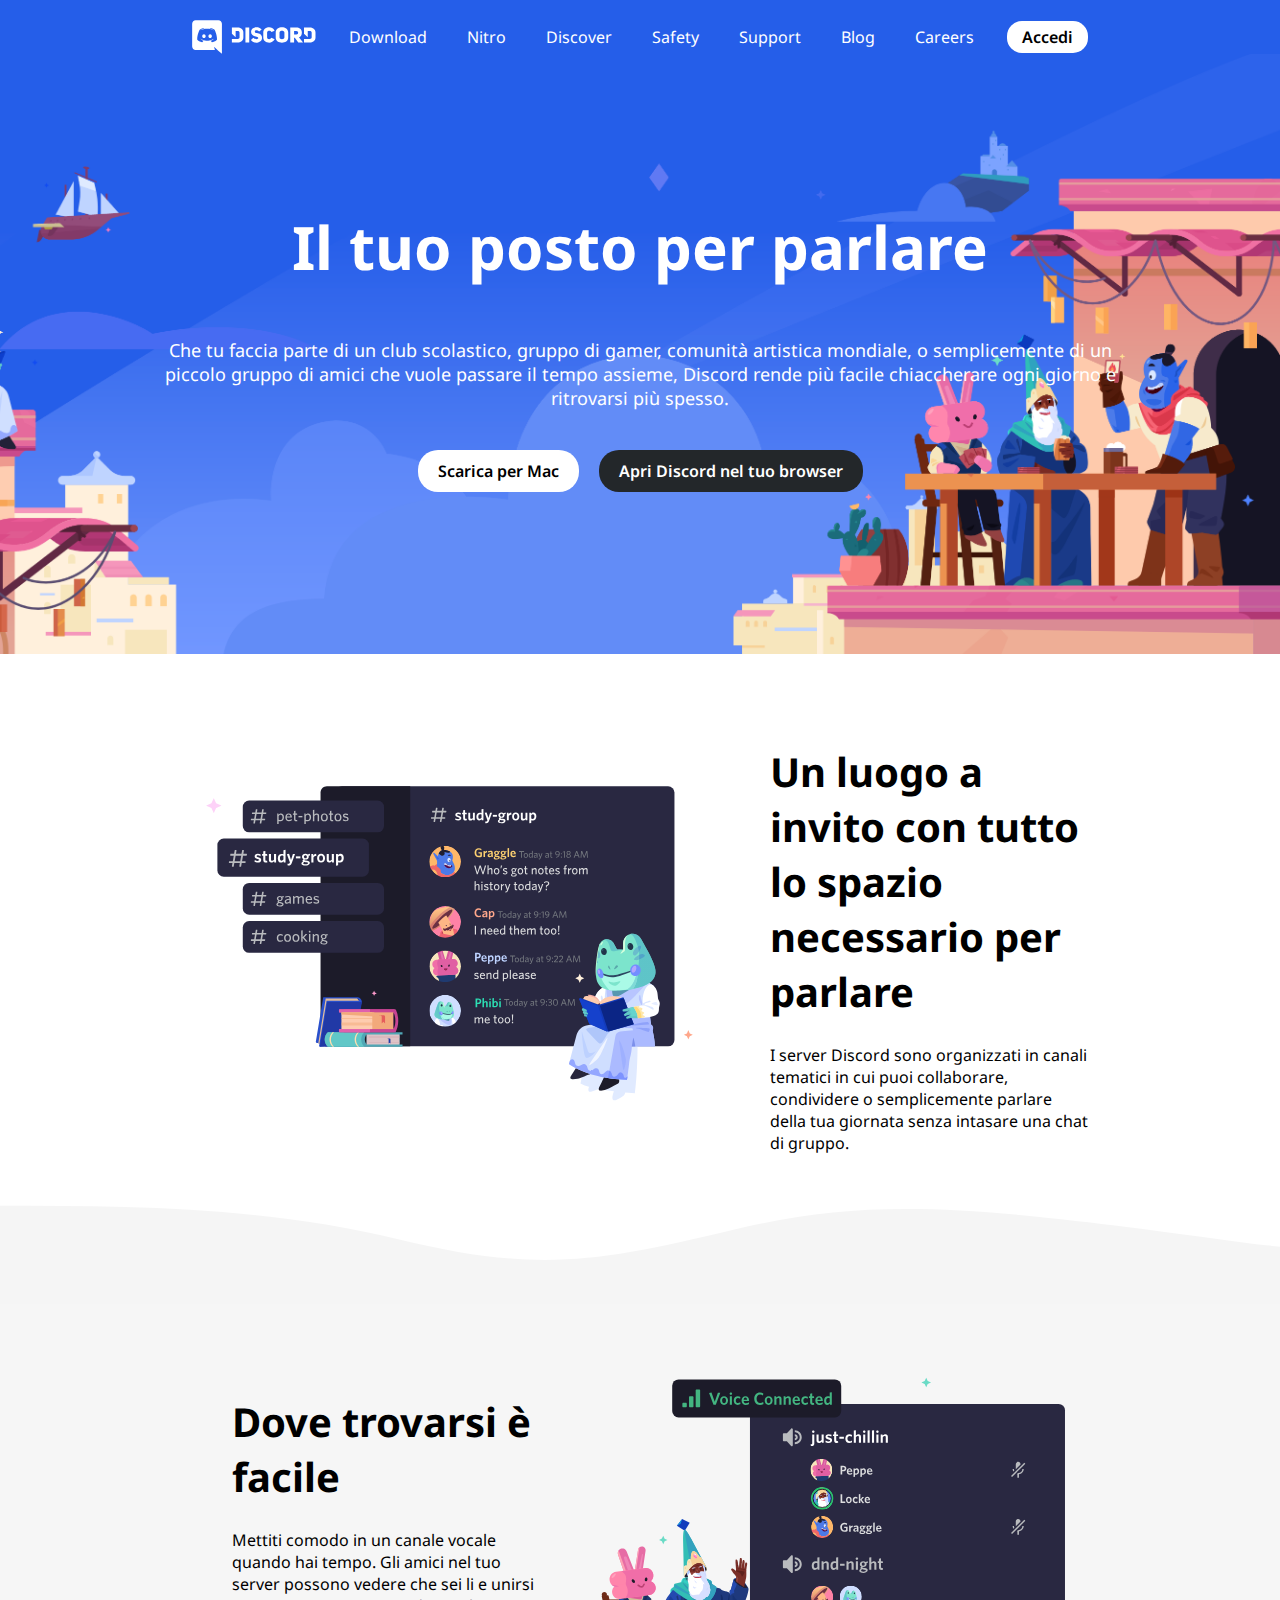
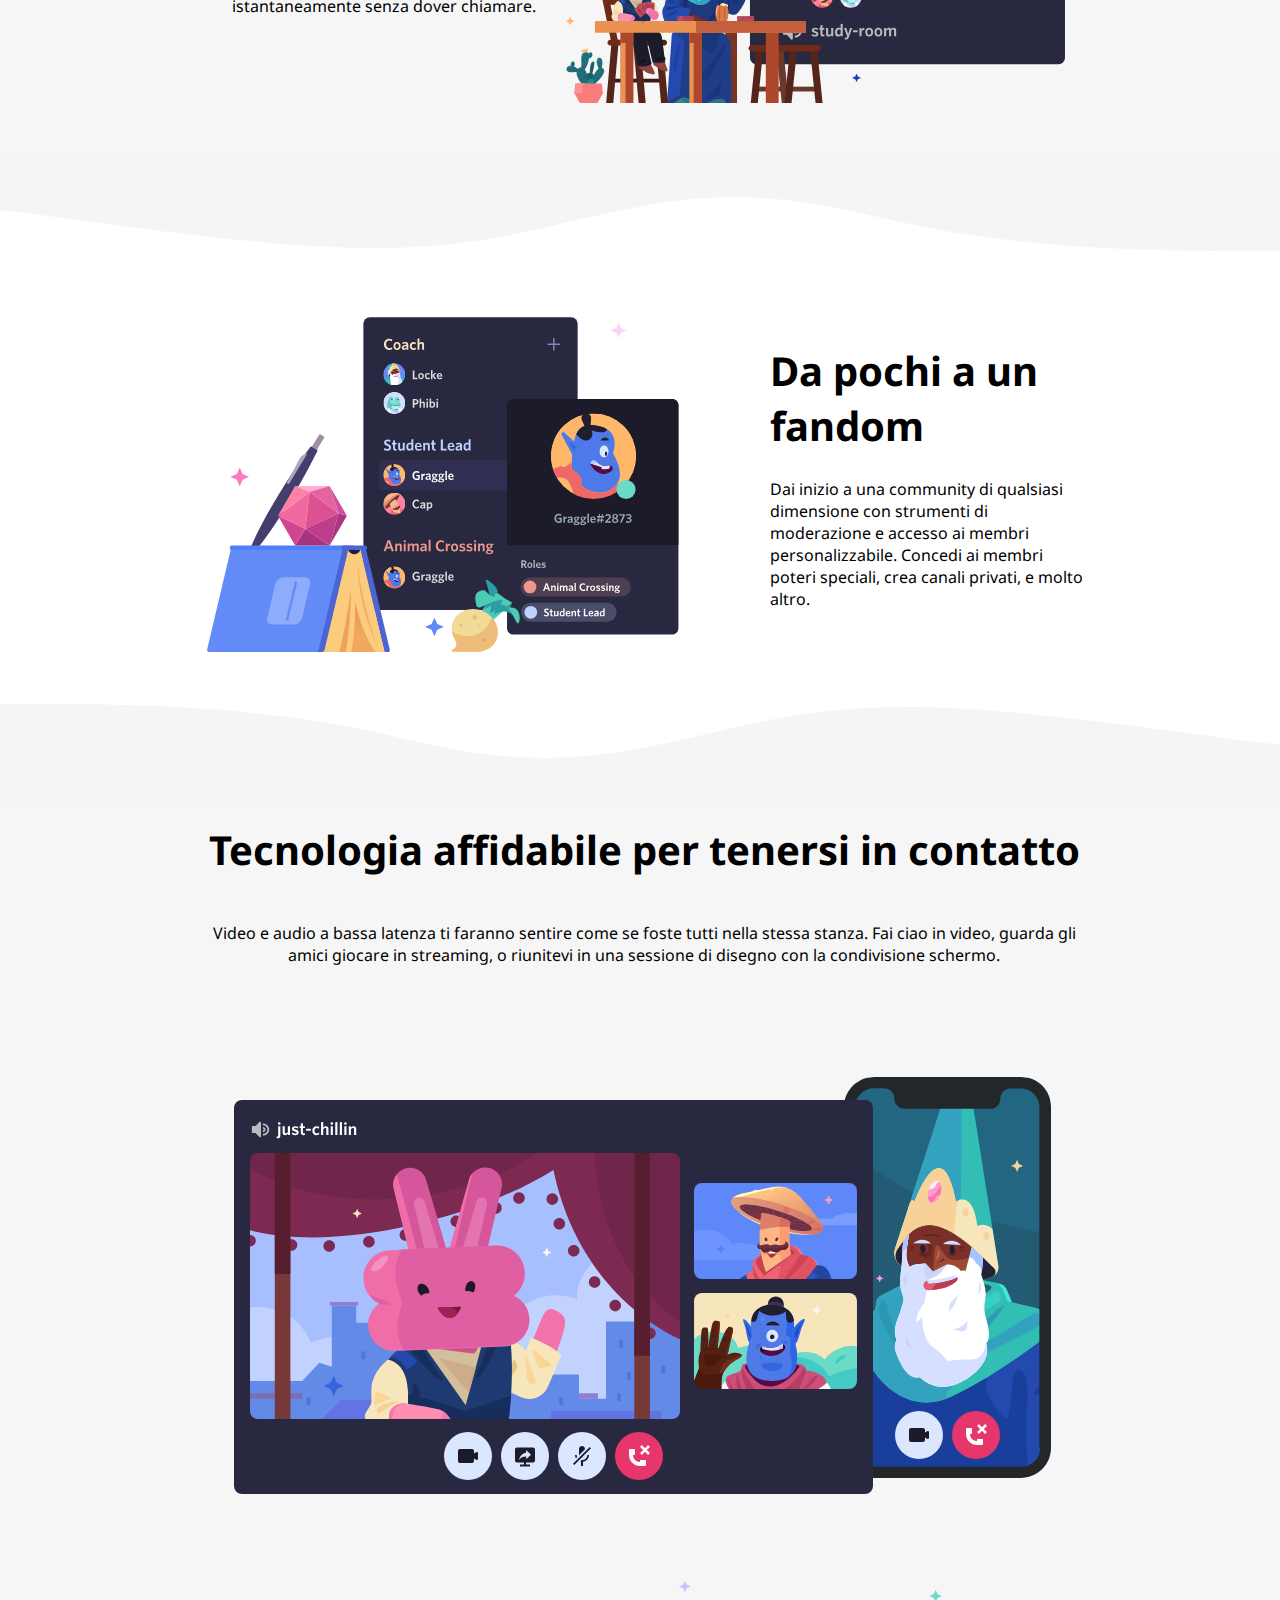
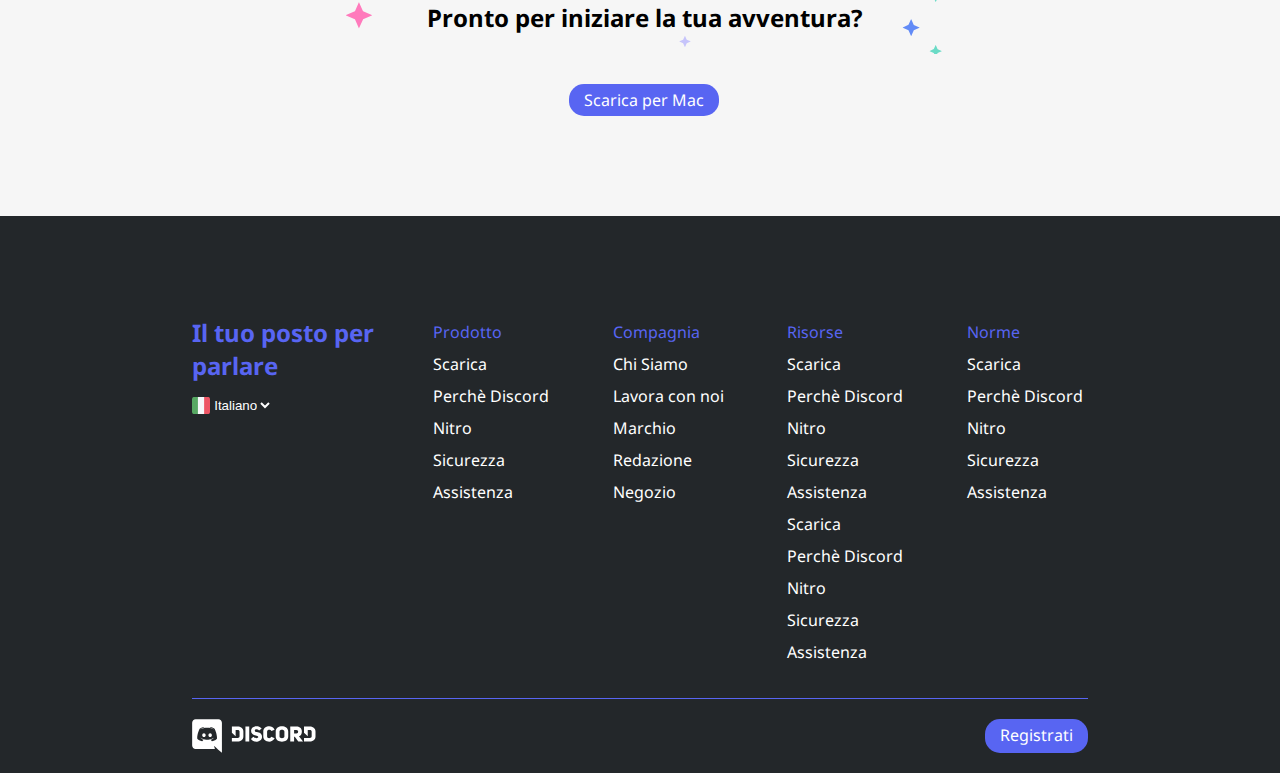
<file: index.html>
<!DOCTYPE html>
<html lang="en">
<head>
    <meta charset="UTF-8">
    <meta http-equiv="X-UA-Compatible" content="IE=edge">
    <meta name="viewport" content="width=device-width, initial-scale=1.0">
    <link rel="preconnect" href="https://fonts.googleapis.com">
    <link rel="preconnect" href="https://fonts.gstatic.com" crossorigin>
    <link href="https://fonts.googleapis.com/css2?family=Noto+Sans:wght@400;500;700&display=swap" rel="stylesheet">
    <link rel="stylesheet" href="https://cdnjs.cloudflare.com/ajax/libs/font-awesome/6.2.0/css/all.min.css" integrity="sha512-xh6O/CkQoPOWDdYTDqeRdPCVd1SpvCA9XXcUnZS2FmJNp1coAFzvtCN9BmamE+4aHK8yyUHUSCcJHgXloTyT2A==" crossorigin="anonymous" referrerpolicy="no-referrer" />
    <link rel="stylesheet" href="./css/style.css">
    <title>Discord - Homepage</title>
</head>

<body>
    <header>
        <nav class="d-flex middle">
            <img class="logo" src="./img/logo.svg" alt="logo">
            <ul class="d-flex">
                <li><a href="./pages/download.html">Download</a></li>
                <li><a href="#">Nitro</a></li>
                <li><a href="#">Discover</a></li>
                <li><a href="#">Safety</a></li>
                <li><a href="#">Support</a></li>
                <li><a href="#">Blog</a></li>
                <li><a href="#">Careers</a></li>
            </ul>
            <a class="login bttn" href="#">Accedi</a>
        </nav>
        <div class="hero d-flex">
            <section class="frontpage d-flex">
                <h1 class="front-title">Il tuo posto per parlare</h1>
                <p class="front-p">Che tu faccia parte di un club scolastico, gruppo di gamer, comunità artistica mondiale, o semplicemente di un piccolo gruppo di amici che vuole passare il tempo assieme, Discord rende più facile chiaccherare ogni giorno e ritrovarsi più spesso. </p>
                <div class="bttn-container middle d-flex">
                    <a class="bttn download" href="#"><i class="fa-sharp fa-solid fa-down-long"></i> Scarica per Mac</a>
                    <a class="bttn openbrowser layover" href="#">Apri Discord nel tuo browser</a>
                </div>
            </section>
        </div>
    </header>

    <main>

        <!-- SECTION SERVER -->
        <div class="container">
            <section class="server d-flex middle">
                <img class="image" src="./img/item1.svg" alt="server">
                <article class="description">
                    <h1 class="title-section">Un luogo a invito con tutto lo spazio necessario per parlare</h1>
                    <p>I server Discord sono organizzati in canali tematici in cui puoi collaborare, condividere o semplicemente parlare della tua giornata senza intasare una chat di gruppo.</p>
                </article>
            </section>
        </div>
        <div class="wave"></div>

        <!-- SECTION VOICE -->
        <div class="container lightcolor">
            <section class="voice d-flex middle">
                <img class="image" src="./img/item2.svg" alt="voice">
                <article class="description">
                    <h1 class="title-section">Dove trovarsi è facile</h1>
                    <p>Mettiti comodo in un canale vocale quando hai tempo. Gli amici nel tuo server possono vedere che sei li e unirsi istantaneamente senza dover chiamare.</p>   
                </article>
            </section>
        </div>
        <div class="wave reverse"></div>

        <!-- SECTION FANDOM -->
        <div class="container">
            <section class="fandom d-flex middle">
                <img class="image" src="./img/item3.svg" alt="fandom">
                <article class="description">
                    <h1 class="title-section">Da pochi a un fandom</h1>
                    <p>Dai inizio a una community di qualsiasi dimensione con strumenti di moderazione e accesso ai membri personalizzabile. Concedi ai membri poteri speciali, crea canali privati, e molto altro.</p>
                </article>
            </section>
        </div>
        <div class="wave"></div>
        
        <!-- SECTION TECHNOLOGY -->
        <div class="container lightcolor">
            <section class="technology d-flex middle">
                <article>
                    <h1 class="title-section">Tecnologia affidabile per tenersi in contatto</h1>
                    <p>Video e audio a bassa latenza ti faranno sentire come se foste tutti nella stessa stanza. Fai ciao in video, guarda gli amici giocare in streaming, o riunitevi in una sessione di disegno con la condivisione schermo.</p>
                </article>
                <img src="./img/item4-big.svg" alt="technology">
                <div class="banner-container">
                    <div class="banner middle">
                        <h2 class="banner-title">Pronto per iniziare la tua avventura?</h2>
                    </div>
                </div> 
                <a class="bttn b-down middle lay-light" href="#"><i class="fa-sharp fa-solid fa-down-long"></i> Scarica per Mac</a>     
            </section>      
        </div>
    </main>

    <!-- FOOTER -->
    <footer>
        <div class="f-container middle d-flex">
            <div class="left-footer d-flex">
                <!-- SLOGAN -->
                <h2 class="slogan">Il tuo posto per <br> parlare</h2>
                <!-- LANGUAGE -->
                <div class="language d-flex">
                    <img class="flag" src="./img/ita.png" alt="">
                    <select name="language" id="language">
                        <option value="italiano">Italiano</option>
                    </select>
                </div> 
                <!-- SOCIAL -->
                <div>
                    <a href="#"><i class="s-icon fa-brands fa-twitter"></i></a>
                    <a href="#"><i class="s-icon fa-brands fa-instagram"></i></a>
                    <a href="#"><i class="s-icon fa-brands fa-square-facebook"></i></a>
                    <a href="#"><i class="s-icon fa-brands fa-youtube"></i></a>
                </div>
            </div>    
            <!-- FOOTER-LINK -->
            <div class="product">
                <ul class="ul-foot">
                    <li class="li-head">Prodotto</li>
                    <li><a href="#">Scarica</a></li>
                    <li><a href="#">Perchè Discord</a></li>
                    <li><a href="#">Nitro</a></li>
                    <li><a href="#">Sicurezza</a></li>
                    <li><a href="#">Assistenza</a></li>
                </ul>
            </div>
            <div class="compagnia">
                <ul class="ul-foot">
                    <li class="li-head">Compagnia</li>
                    <li><a href="#">Chi Siamo</a></li>
                    <li><a href="#">Lavora con noi</a></li>
                    <li><a href="#">Marchio</a></li>
                    <li><a href="#">Redazione</a></li>
                    <li><a href="#">Negozio</a></li>
                </ul>
            </div>
            <div class="risorse">
                <ul class="ul-foot">
                    <li class="li-head">Risorse</li>
                    <li><a href="#">Scarica</a></li>
                    <li><a href="#">Perchè Discord</a></li>
                    <li><a href="#">Nitro</a></li>
                    <li><a href="#">Sicurezza</a></li>
                    <li><a href="#">Assistenza</a></li>
                    <li><a href="#">Scarica</a></li>
                    <li><a href="#">Perchè Discord</a></li>
                    <li><a href="#">Nitro</a></li>
                    <li><a href="#">Sicurezza</a></li>
                    <li><a href="#">Assistenza</a></li>
                </ul>
            </div>
            <div class="norme">
                <ul class="ul-foot">
                    <li class="li-head">Norme</li>
                    <li><a href="#">Scarica</a></li>
                    <li><a href="#">Perchè Discord</a></li>
                    <li><a href="#">Nitro</a></li>
                    <li><a href="#">Sicurezza</a></li>
                    <li><a href="#">Assistenza</a></li>
                </ul>
            </div>
        </div>
    </footer>

    <aside>
        <div class="hr middle">
            <hr>
        </div>
        <div class="a-container middle d-flex">
            <img class="logo" src="./img/logo.svg" alt="logo">
            <a class="bttn signup lay-light" href="#">Registrati</a>
        </div>
    </aside>
</body>

</html>
</file>
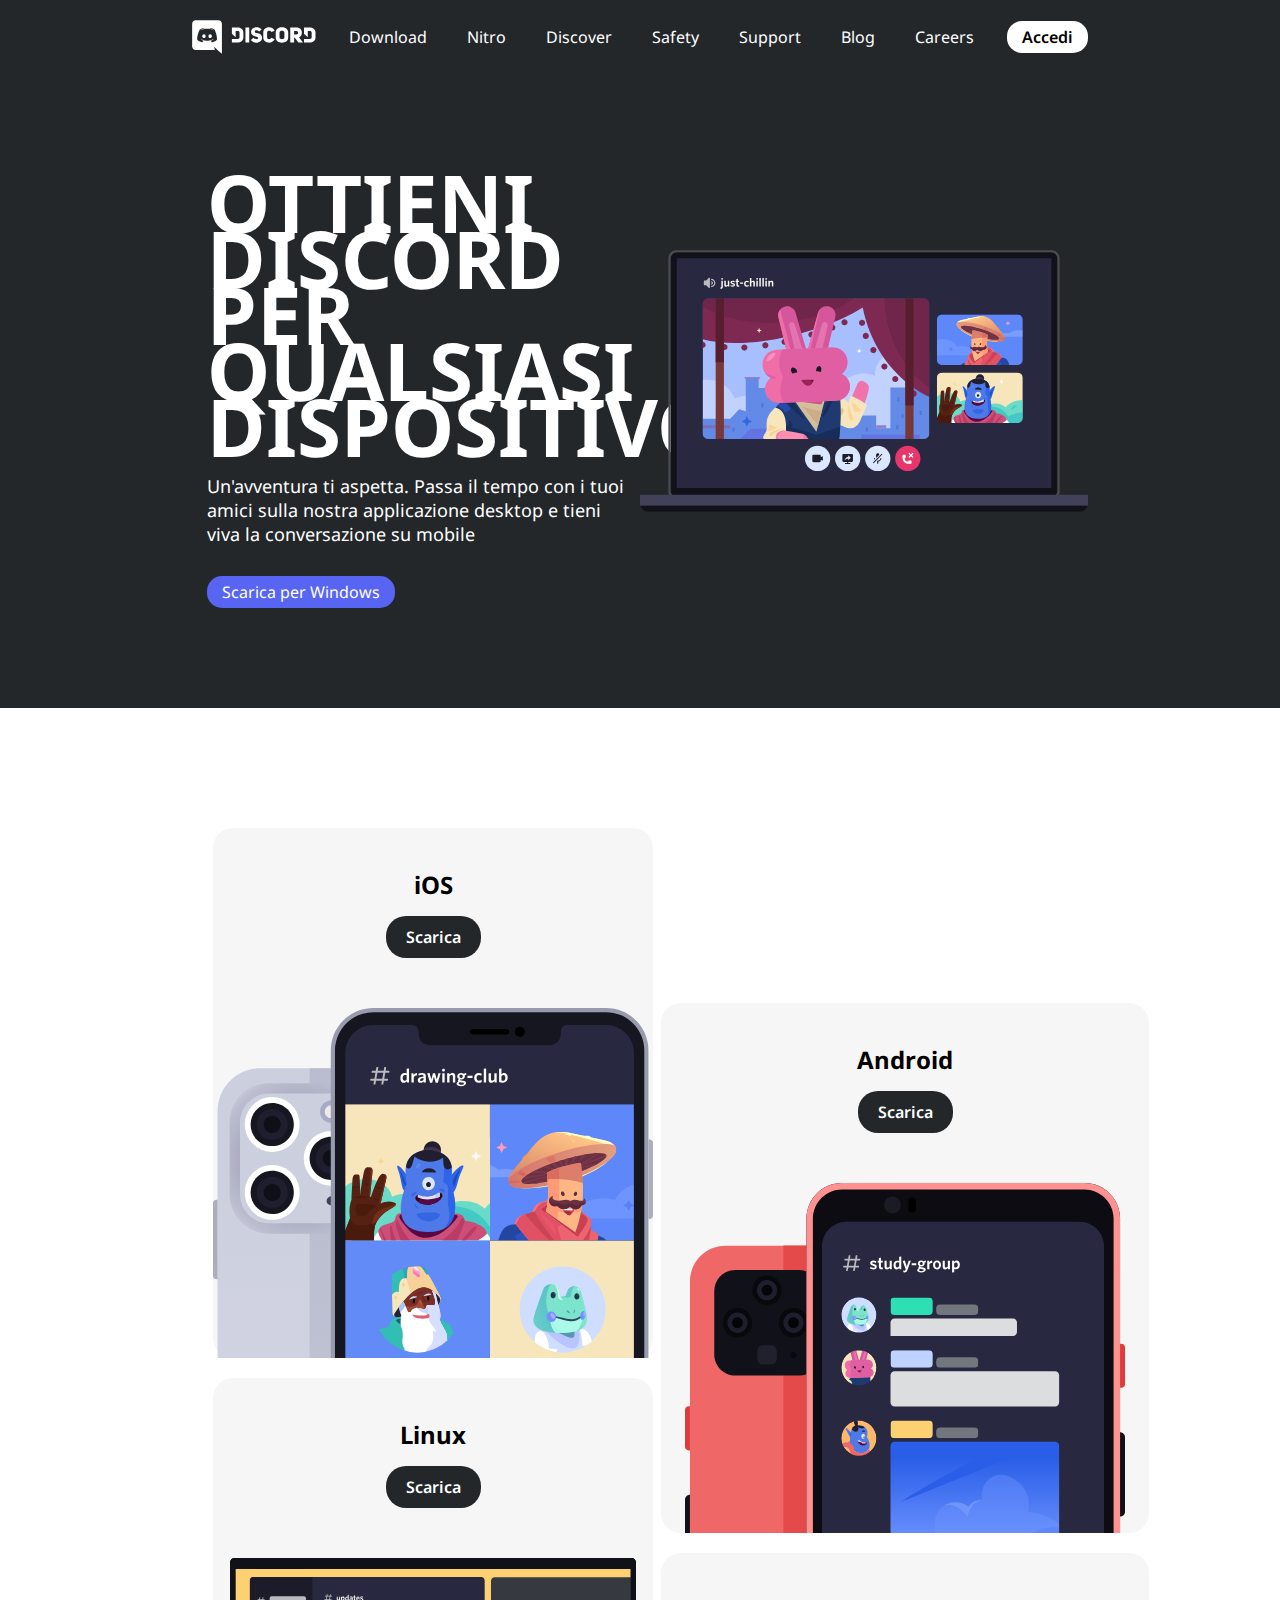
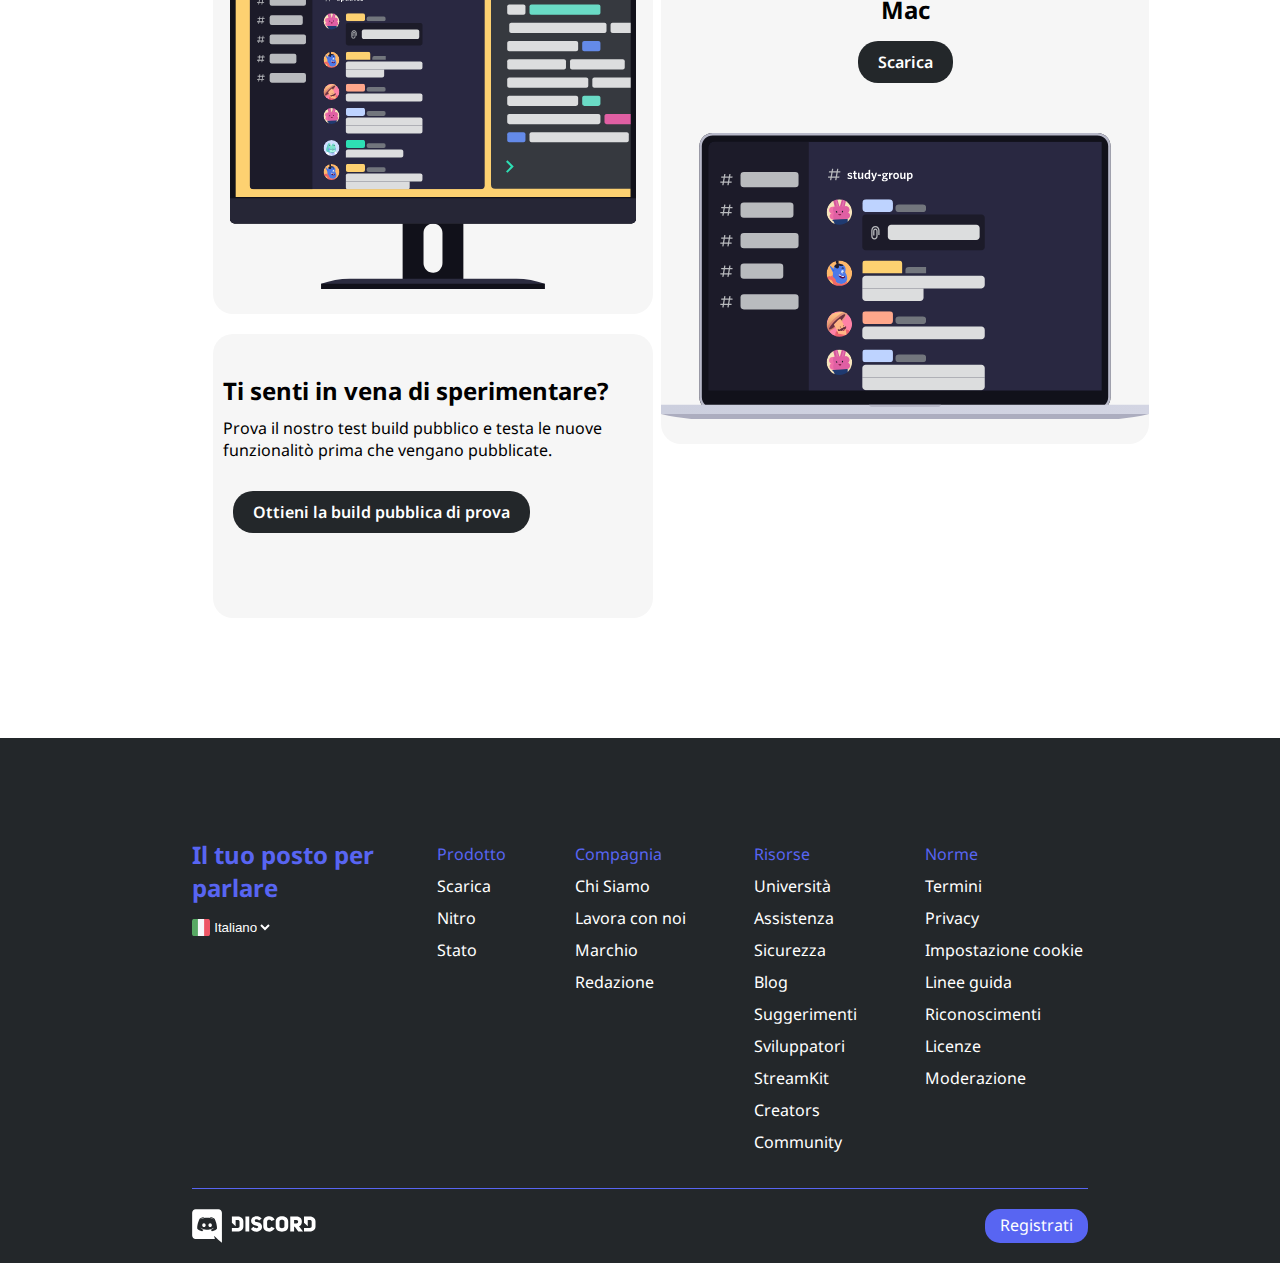
<file: pages/download.html>
<!DOCTYPE html>
<html lang="en">
<head>
    <meta charset="UTF-8">
    <meta http-equiv="X-UA-Compatible" content="IE=edge">
    <meta name="viewport" content="width=device-width, initial-scale=1.0">
    <link rel="preconnect" href="https://fonts.googleapis.com">
    <link rel="preconnect" href="https://fonts.gstatic.com" crossorigin>
    <link href="https://fonts.googleapis.com/css2?family=Noto+Sans:wght@400;500;700&display=swap" rel="stylesheet">
    <link rel="stylesheet" href="https://cdnjs.cloudflare.com/ajax/libs/font-awesome/6.2.0/css/all.min.css" integrity="sha512-xh6O/CkQoPOWDdYTDqeRdPCVd1SpvCA9XXcUnZS2FmJNp1coAFzvtCN9BmamE+4aHK8yyUHUSCcJHgXloTyT2A==" crossorigin="anonymous" referrerpolicy="no-referrer" />
    <link rel="stylesheet" href="../css/style.css">
    <title>Discord - Download</title>
</head>

<body>
    <!-- HEADER -->
    <header class="pg-download">
        <!-- NAVIGATION -->
        <nav class="d-flex middle">
            <img class="logo" src="../img/logo.svg" alt="logo">
            <ul class="d-flex">
                <li><a href="#">Download</a></li>
                <li><a href="#">Nitro</a></li>
                <li><a href="#">Discover</a></li>
                <li><a href="#">Safety</a></li>
                <li><a href="#">Support</a></li>
                <li><a href="#">Blog</a></li>
                <li><a href="#">Careers</a></li>
            </ul>
            <a class="login bttn" href="#">Accedi</a>
        </nav>
        <!-- HERO -->
        <div class="pg-download middle d-flex">
            <section class="front-left d-flex">
                <h1 class="front-title-download">Ottieni Discord per qualsiasi dispositivo</h1>
                <p class="front-p">Un'avventura ti aspetta. Passa il tempo con i tuoi amici sulla nostra applicazione desktop e tieni viva la conversazione su mobile</p>
                <div class="bttn-container d-flex">
                    <a class="bttn b-down lay-light" href="#"><i class="fa-sharp fa-solid fa-down-long"></i> Scarica per Windows</a>
                </div>
            </section>
            <img class="image front-right" src="../img/item1-download.svg" alt="">
        </div>
    </header>
    <!-- MAIN -->
    <main>
        <div class="card-container middle d-flex">

            <div class="card-left d-flex">
                <!-- CARD-IOS -->
                <div class="card ios d-flex">
                    <h2 class="system">iOS</h2>
                    <a class="bttn systemdown openbrowser" href="#">Scarica</a>
                    <div class="cardphoto">
                        <img class="mobile" src="../img/item2-download.svg" alt="">
                    </div>
                </div>
                <!-- CARD LINUX -->
                <div class="card linux d-flex">
                    <h2 class="system">Linux</h2>
                    <a class="bttn systemdown openbrowser" href="#">Scarica</a>
                    <div class="cardphoto">
                        <img class="mobile" src="../img/item4-download.svg" alt="">
                    </div>
                </div>
                <!-- CARD BUILDTEST -->
                <div class="card buildtest d-flex">
                    <h2 class="titlecard">Ti senti in vena di sperimentare?</h2>
                    <p class="build-p">Prova il nostro test build pubblico e testa le nuove funzionalitò prima che vengano pubblicate.</p>
                    <a class="bttn test openbrowser" href="#">Ottieni la build pubblica di prova</a>
                </div>
            </div>

            <div class="card-right d-flex">
                <!-- CARD ANDROID -->
                <div class="card android d-flex">
                    <h2 class="system">Android</h2>
                    <a class="bttn systemdown openbrowser" href="#">Scarica</a>
                    <div class="cardphoto">
                        <img class="mobile" src="../img/item3-download.svg" alt="">
                    </div>
                </div>
                <!-- CARD MAC -->
                <div class="card mac d-flex">
                    <h2 class="system">Mac</h2>
                    <a class="bttn systemdown openbrowser" href="#">Scarica</a>
                    <div class="cardphoto">
                        <img class="mobile" src="../img/item5-download.svg" alt="">
                    </div>
                </div>
            </div>
        </div>
    </main>

    <footer>
        <div class="f-container middle d-flex">
            <div class="left-footer d-flex">
                <!-- SLOGAN -->
                <h2 class="slogan">Il tuo posto per <br> parlare</h2>
                <!-- LANGUAGE -->
                <div class="language d-flex">
                    <img class="flag" src="../img/ita.png" alt="">
                    <select name="language" id="language">
                        <option value="italiano">Italiano</option>
                    </select>
                </div> 
                <!-- SOCIAL -->
                <div>
                    <a href="#"><i class="s-icon fa-brands fa-twitter"></i></a>
                    <a href="#"><i class="s-icon fa-brands fa-instagram"></i></a>
                    <a href="#"><i class="s-icon fa-brands fa-square-facebook"></i></a>
                    <a href="#"><i class="s-icon fa-brands fa-youtube"></i></a>
                </div>
            </div>    
            <!-- FOOTER-LINK -->
            <div class="product">
                <ul class="ul-foot">
                    <li class="li-head">Prodotto</li>
                    <li><a href="#">Scarica</a></li>
                    <li><a href="#">Nitro</a></li>
                    <li><a href="#">Stato</a></li>
                </ul>
            </div>
            <div class="compagnia">
                <ul class="ul-foot">
                    <li class="li-head">Compagnia</li>
                    <li><a href="#">Chi Siamo</a></li>
                    <li><a href="#">Lavora con noi</a></li>
                    <li><a href="#">Marchio</a></li>
                    <li><a href="#">Redazione</a></li>
                </ul>
            </div>
            <div class="risorse">
                <ul class="ul-foot">
                    <li class="li-head">Risorse</li>
                    <li><a href="#">Università</a></li>
                    <li><a href="#">Assistenza</a></li>
                    <li><a href="#">Sicurezza</a></li>
                    <li><a href="#">Blog</a></li>
                    <li><a href="#">Suggerimenti</a></li>
                    <li><a href="#">Sviluppatori</a></li>
                    <li><a href="#">StreamKit</a></li>
                    <li><a href="#">Creators</a></li>
                    <li><a href="#">Community</a></li>
                </ul>
            </div>
            <div class="norme">
                <ul class="ul-foot">
                    <li class="li-head">Norme</li>
                    <li><a href="#">Termini</a></li>
                    <li><a href="#">Privacy</a></li>
                    <li><a href="#">Impostazione cookie</a></li>
                    <li><a href="#">Linee guida</a></li>
                    <li><a href="#">Riconoscimenti</a></li>
                    <li><a href="#">Licenze</a></li>
                    <li><a href="#">Moderazione</a></li>
                </ul>
            </div>
        </div>
    </footer>

    <aside>
        <div class="hr middle">
            <hr>
        </div>
        <div class="a-container middle d-flex">
            <img class="logo" src="../img/logo.svg" alt="logo">
            <a class="bttn signup lay-light" href="#">Registrati</a>
        </div>
    </aside>
</body>
</file>
<file: css/style.css>
*{
    margin: 0;
    padding: 0;
    box-sizing: border-box;
}

/* UTILITY */
:root{
    --bg-header: #255ee9;
    --primary-color: #ffffff;
    --bg-section: #f6f6f6;
    --bg-footer: #23272a;
    --lightblue: #5865f2;
}
/* .debug{
    border: 2px solid red;
} */
.d-flex{
    display: flex;
    flex-flow: row wrap;
}

.middle{
    max-width: 70%;
    margin: 0 auto;
}

.bttn{
    border-radius: 15px;
    text-decoration: none;
    padding:5px 15px;
}

.wave{
    height: 100px;
    background-image: url(../img/wave.svg);
    filter: opacity(0.04);
}

.reverse{
    transform: rotate(180deg);
}
/* RULES */
.p-top100{
    padding-top: 100px;
}
.m-top100{
    margin-top:100px;
}
/* HOVER EFFECT */
:hover{
    transition: 0.3s ease-in-out;
}
.bttn:hover{
    box-shadow: rgba(0, 0, 0, 0.2) 0px 20px 20px -7px;
}
.layover:hover{
    background-color: rgb(51, 51, 51);
}
.lay-light:hover{
    background-color: #95aaf8;
}
.login:hover, .download:hover{
    color: var(--lightblue);
}
ul li a:hover{
    text-decoration:underline;
    color: var(--primary-color);
}
/* BODY */
body{
    font-family: 'Noto Sans', sans-serif;
}

/* HEADER */
header{
    background-color: var(--bg-header);
}
nav{
    justify-content: space-between;
    align-items: center;
    flex-wrap: wrap;
    padding: 20px 0 0 0;
}
ul{
    color: var(--primary-color);
    list-style: none;
    gap:40px;
}
li > a{
    color: var(--primary-color); 
    text-decoration: none;
}

.login{
    font-weight: 600;
    background-color: var(--primary-color);
    color: black;
}
.hero{
    background-image: url(../img/jumbo.png);
    background-size: cover;
    background-position: bottom 35% right 0%;
    height:600px;
}

/* SECTION FRONTPAGE */
.frontpage{
    flex-flow: column wrap;
    justify-content: center;
    text-align: center;
    max-width: 1000px;
    margin: auto;
}
.front-title{
    color: var(--primary-color);
    padding-bottom: 50px;
    font-size: 60px;
}
.front-p{
    color: var(--primary-color);
    font-size: 1.4em;
    padding-bottom: 30px;
}

.download{
    font-weight: 600;
    color: black;
    background-color: var(--primary-color);
}
.openbrowser{
    font-weight: 600;
    color: var(--primary-color);
    background-color: var(--bg-footer);
}
.download, .openbrowser{
    margin:10px;
    padding:10px 20px;
    border-radius: 20px;
}

/* SECTION RULES */
section{
    padding: 0 15px;
    justify-content: flex-start;
    flex-wrap: wrap;
}
.image{
    width: 60%;    
}
.description{
    width: 40%;
    max-width: 400px;
    padding: 40px 0 0 40px;
}
.description > h1{
    margin: auto;
}
.title-section{
    font-size: 40px;
    margin: 20px 0;
}
article > p{
    padding: 25px 0 0 0;
}
.lightcolor{
    background-color: var(--bg-section)
}
.server, .voice, .fandom{
    padding: 50px 0;
}

/* SECTION VOICE */
.voice, .reverse{
    flex-flow: row-reverse wrap;
}

/* SECTION TECHNOLOGY */
.technology{
    flex-flow: column wrap;
    justify-content: center;
    text-align: center;
    padding-bottom: 100px;
}
.banner{
    background-image: url(../img/stars.svg);
    background-size: contain;
    max-width: 600px;
    text-align: center;
}
.banner-container{
    margin: 30px 0 30px 0;
}
.banner-title{
    padding: 20px;
}
.b-down{
    margin: auto;
    background-color: var(--lightblue);
    color: var(--primary-color);
}

/* FOOTER */
footer, .pg-download{
    color: white;
    background-color: var(--bg-footer);
    
}
.f-container{
    justify-content: space-between;
    padding-top: 50px;
    padding-bottom: 30px;
}
.left-footer{
    flex-flow: column wrap;
    justify-content: flex-start;
    gap: 15px;
    padding-top: 50px;
}
.slogan{
    color: var(--lightblue);
}
.flag{
    width: 10%;
}
select{
    border: none;
    background: none;
    color: var(--primary-color);
}
.s-icon{
    color: var(--primary-color);
    padding: 5px;
}
.ul-foot{
    margin-top: 50px
}
.ul-foot > li{
    padding: 5px;
}
.li-head{
    color: var(--lightblue);
}
/* ASIDE */
hr{
    background: var(--lightblue);
    color: var(--lightblue);
    border: 0;
    height: 1px;
}
aside{
    background-color: var(--bg-footer);
    justify-content: space-between;
}

.a-container{
    justify-content: space-between;
    padding: 20px 0;
}

.signup{
    color: var(--primary-color);
    background-color: var(--lightblue);
}
/* PAGES DOWNLOAD */
/* HEADER */
.pg-download{
    flex-flow: row wrap;
}
.front-left, .front-right{
    width: 50%;
    margin: 100px 0;
}
.front-title-download{
    font-size: 80px;
    line-height: 70%;
    text-transform: uppercase;
    padding: 20px 0;
}
.front-p{
    font-size: 18px;
}
.card-container{
    justify-content: space-around;
}
.card{
    flex-flow: column wrap;
    align-items: center;
    background-color: var(--bg-section);
    border-radius: 20px;
}
.cardphoto{
    overflow: hidden;
    max-height: 390px;
    padding: 40px 0 0 0;
}
.card-left{
    margin: 120px 0;
}
.card-right{
    justify-content: center;
}
.card-left, .card-right{
    width: calc((95% / 2) - 20px);
    flex-flow: column wrap;
    gap:20px;
}
.system{
    padding: 40px 0 5px 0;
}

.linux, .mac, .build-p{
    padding: 0 0 20px 0;
}
.buildtest{
    align-items: flex-start;
    padding: 20px 40px 20px 10px;
}
.titlecard{
    padding: 20px 0 10px 0;
}

/* PAGES NITRO */

/* HEADER */
.h-nitro{
    background-color: transparent;
}
.nav-nitro{
    align-content: center;
}

/* MAIN */

/* JUMBO */
.jumbo{
    max-width: 35%;
    padding: 90px 30px;
    color: var(--primary-color);
}
.jumbo-title{
    font-size: 5rem;
    font-weight: 700;
    line-height: 85%;
}
.p-jumbo{
    font-size: 1.2rem;
    padding-top:20px;
}
video{
    position: absolute;
    right: 0;
    bottom: 0;
    top:-100px;
    min-width: 100%; 
    z-index: -1;
}

/* CARD-NITRO */
.maincontainer{
    background-color: white;
    margin-top: 200px;
    position: relative;
}
.boxcard-nitro{
    justify-content: space-between;
    margin-top: -100px;
    z-index: 1;
    padding: 0;
    position: absolute;
    top: -100px;
    left: 285px;
    width: 100%;

}
.card-nitro{
    flex-direction: column;
    width:calc(98% / 2);
    padding-bottom: 20px;
    position: relative;
    border-radius: 10px;
}
.nitro-left{
    background-color: #ffff;
    background-image: linear-gradient(225deg, #007cc2 20%, #5865f2);
}
.nitro-right{
    background-color: #ffff;
    background-image: linear-gradient(135deg, #8547c6 25%, #b845c1 62%, #ab5d8a 95%);
}
.card-nitro > img{
    position: absolute;
    padding: 30px;
}
.card-nitro > ul{
    padding: 70px 20px;
    padding-bottom: 20px;
    color: white;
    font-size: 1.2rem;

}
.ul-nitro > li{
    padding: 8px;
}
.bttn-subscribe{
    color: black;
    text-decoration: none;
    background-color: var(--primary-color);
    padding: 15px 0;
    width: 92%;
    text-align: center;
    margin: auto;
    align-self: flex-end;
    font-size: 1.2rem;
    border-radius: 30px;
}
.bttn-left{
    position: absolute;
    bottom: 20px;
    left: 25px;
}

/* CARD-BENEFITS */
.benefits{
    padding-top: 350px;
}
.title-benefits{
    font-size: 2.8rem;
    text-align: center;
    padding-bottom: 80px;
}
.boxbenefits{
    flex-flow: row wrap;
    justify-content: space-between;
}
.card-benefits{
    width:calc(98% / 2);
    flex-direction: column;
    align-items: center;
    background-color: var(--bg-section);
    border-radius: 10px;
    margin-bottom: 25px;
}
.card-benefits > h2{
    text-align: center;
    padding: 40px 110px 20px 110px;
}
.card-benefits > img{
    padding-bottom: 40px;
}
.bttn-container{
   justify-content: center;
}
.bttn-benefits{
    background-color: var(--bg-footer);
    color:white;
    padding: 10px 30px;
    border-radius: 20px;
    margin-top:10px;
}

/* PLANS */
.maxicard-container{
    margin-top: 100px;
    padding: 80px 120px;
    background-color: var(--bg-section);
    position: relative;
    border-radius: 10px;;
}
.title-plans{
    text-align: center;
    font-size: 2.8rem;
}
.functionality{
    margin-top: 50px;
}
.function{
    color: black;
    width: 60%;

}
.function > li{
    padding:20px 0;
}
.box-option{
    width: 20%;
    flex-direction: column;
    justify-content: center;
    align-items: center;
}
.box-option > img{
    padding-top: 20px;
}
.basic-option > li{
    color: #2e3338;
    padding:19px 0;
    font-weight: bold;
    font-size: 1.2rem;
    text-align: center;
    width: 170px;
}
.nitro-option > li{
    color: #2e3338;
    padding:19px 0;
    font-weight: bold;
    font-size: 1.2rem;
    text-align: center;
}
.nitro-option{
    padding-top:15px;
}
#megabyte{
    margin-left: 0;
}
.hr-maxicard{
    background: lightgrey;
    color: lightgrey;
    border: 0;
    height: 1px;
}
.sub-maxicard{
    color: white;
    background-color: var(--lightblue);
    padding: 10px 30px;
    border-radius: 20px;
    text-decoration: none;
    margin: 20px 0;
    font-size:14px;
}
.custom-window{
    position: absolute;
    top: 230px;
    right: 120px;;
    width: 210px;
    height: 960px;
    border: 2px solid #9f67db;
    border-radius: 10px;
}
.popular{
    position: absolute;
    top:220px;
    right: 160px;
    color: white;
    background-color: #ffff;
    background-image: linear-gradient(135deg, #8547c6 25%, #b845c1 62%, #ab5d8a 95%);
    padding: 5px 10px;
    border-radius: 10px;
}
/* FAQ */
.title-faq{
    text-align: center;
}

/* BANNER */
.title-banner{
    text-align: center;
}
</file>
